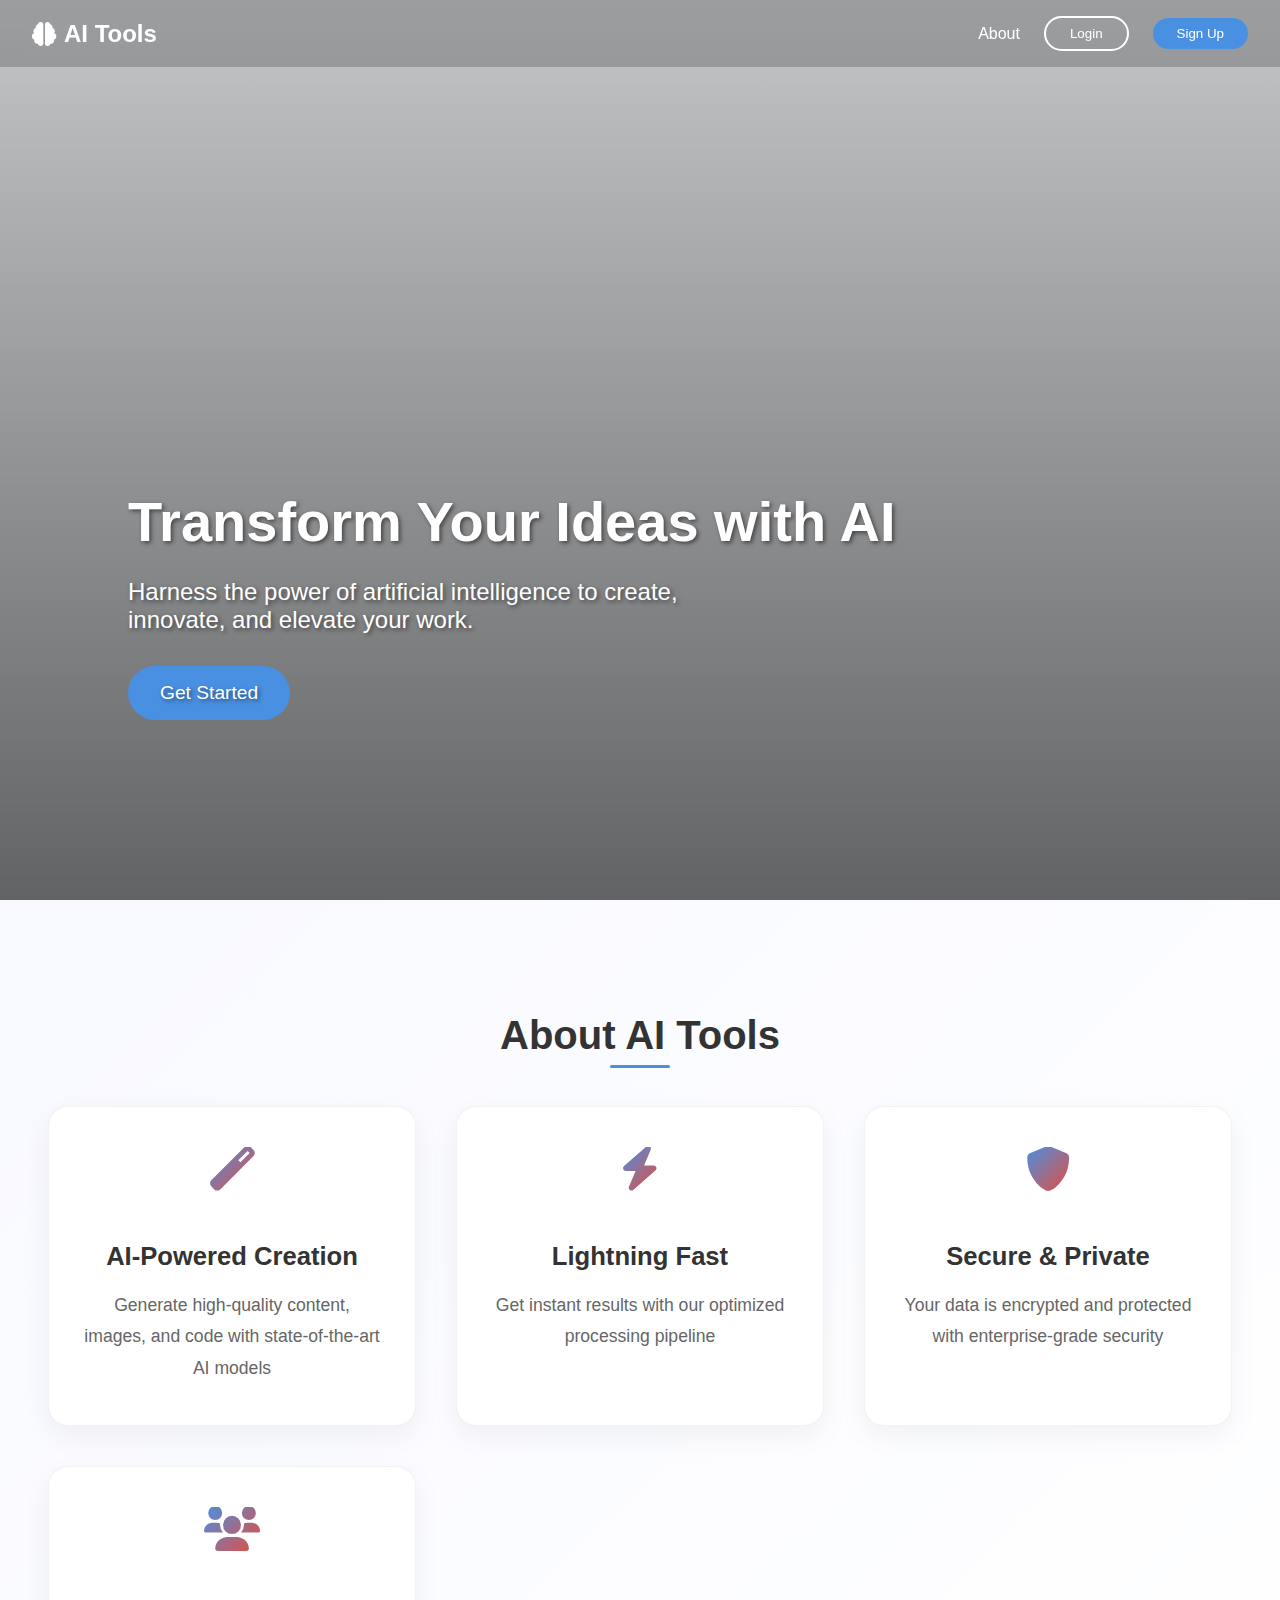
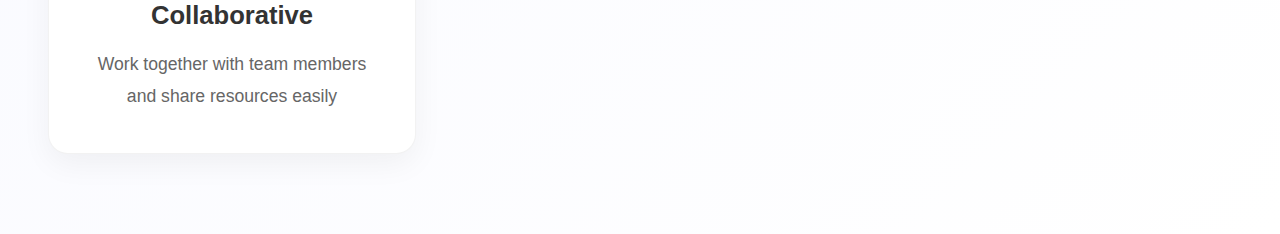
<file: landing.html>
<!DOCTYPE html>
<html lang="en">
<head>
    <meta charset="UTF-8">
    <meta name="viewport" content="width=device-width, initial-scale=1.0">
    <title>AI Tools Dashboard - Landing</title>
    <link rel="stylesheet" href="theme-styles.css">
    <link rel="stylesheet" href="https://cdnjs.cloudflare.com/ajax/libs/font-awesome/6.0.0/css/all.min.css">
    <style>
        .landing-nav {
            position: fixed;
            top: 0;
            left: 0;
            right: 0;
            display: flex;
            justify-content: space-between;
            align-items: center;
            padding: 1rem 2rem;
            background: rgba(0, 0, 0, 0.2);
            backdrop-filter: blur(10px);
            z-index: 1000;
        }

        .nav-left {
            display: flex;
            align-items: center;
        }

        .logo {
            display: flex;
            align-items: center;
            gap: 0.5rem;
            color: white;
            font-size: 1.5rem;
            font-weight: 600;
        }

        .nav-right {
            display: flex;
            align-items: center;
            gap: 1.5rem;
        }

        .nav-link {
            color: white;
            text-decoration: none;
            font-weight: 500;
            transition: opacity 0.3s ease;
        }

        .nav-link:hover {
            opacity: 0.8;
        }

        .auth-btn {
            padding: 0.5rem 1.5rem;
            border: none;
            border-radius: 25px;
            font-weight: 500;
            cursor: pointer;
            transition: transform 0.3s ease, box-shadow 0.3s ease;
        }

        .login-btn {
            background: transparent;
            color: white;
            border: 2px solid white;
        }

        .signup-btn {
            background: var(--primary-color);
            color: white;
        }

        .auth-btn:hover {
            transform: translateY(-2px);
            box-shadow: 0 4px 15px rgba(0,0,0,0.2);
        }

        .slideshow-container {
            width: 100%;
            height: 100vh;
            position: relative;
            overflow: hidden;
        }

        .slide {
            position: absolute;
            width: 100%;
            height: 100%;
            opacity: 0;
            transition: opacity 1s ease-in-out;
            background-size: cover;
            background-position: center;
            background-repeat: no-repeat;
        }

        .slide.active {
            opacity: 1;
        }

        .slide-content {
            position: absolute;
            bottom: 20%;
            left: 10%;
            right: 10%;
            color: white;
            text-shadow: 2px 2px 4px rgba(0, 0, 0, 0.5);
            z-index: 2;
        }

        .slide::after {
            content: '';
            position: absolute;
            top: 0;
            left: 0;
            right: 0;
            bottom: 0;
            background: linear-gradient(to bottom, rgba(0,0,0,0.2), rgba(0,0,0,0.6));
        }

        .slide-title {
            font-size: 3.5rem;
            margin-bottom: 1rem;
            font-weight: 700;
        }

        .slide-description {
            font-size: 1.5rem;
            margin-bottom: 2rem;
            max-width: 600px;
        }

        .cta-button {
            display: inline-block;
            padding: 1rem 2rem;
            font-size: 1.2rem;
            background: var(--primary-color);
            color: white;
            text-decoration: none;
            border-radius: 30px;
            transition: transform 0.3s ease, box-shadow 0.3s ease;
        }

        .cta-button:hover {
            transform: translateY(-2px);
            box-shadow: 0 4px 15px rgba(0,0,0,0.2);
        }

        .about {
            padding: 5rem 2rem;
            background: linear-gradient(135deg, #f8f9ff 0%, #ffffff 100%);
            text-align: center;
        }

        .about h2 {
            font-size: 2.5rem;
            margin-bottom: 3rem;
            color: var(--text-color);
            position: relative;
            display: inline-block;
        }

        .about h2::after {
            content: '';
            position: absolute;
            bottom: -10px;
            left: 50%;
            transform: translateX(-50%);
            width: 60px;
            height: 3px;
            background: var(--primary-color);
            border-radius: 2px;
        }

        .about-grid {
            display: grid;
            grid-template-columns: repeat(auto-fit, minmax(280px, 1fr));
            gap: 2.5rem;
            max-width: 1200px;
            margin: 0 auto;
            padding: 0 1rem;
        }

        .about-item {
            padding: 2.5rem 2rem;
            border-radius: 20px;
            background: white;
            box-shadow: 0 10px 30px rgba(0, 0, 0, 0.05);
            transition: all 0.4s ease;
            border: 1px solid rgba(0, 0, 0, 0.05);
            position: relative;
            overflow: hidden;
        }

        .about-item::before {
            content: '';
            position: absolute;
            top: 0;
            left: 0;
            right: 0;
            height: 4px;
            background: linear-gradient(90deg, var(--primary-color), var(--accent-color));
            transform: scaleX(0);
            transition: transform 0.4s ease;
        }

        .about-item:hover {
            transform: translateY(-10px);
            box-shadow: 0 20px 40px rgba(0, 0, 0, 0.1);
        }

        .about-item:hover::before {
            transform: scaleX(1);
        }

        .about-item i {
            font-size: 2.8rem;
            background: linear-gradient(135deg, var(--primary-color), var(--accent-color));
            -webkit-background-clip: text;
            -webkit-text-fill-color: transparent;
            margin-bottom: 1.5rem;
        }

        .about-item h3 {
            font-size: 1.6rem;
            margin-bottom: 1.2rem;
            color: var(--text-color);
            font-weight: 600;
        }

        .about-item p {
            color: #666;
            line-height: 1.8;
            font-size: 1.1rem;
            margin: 0;
        }
    </style>
</head>
<body>
    <!-- Navigation -->
    <nav class="landing-nav">
        <div class="nav-left">
            <div class="logo">
                <i class="fas fa-brain"></i>
                <span>AI Tools</span>
            </div>
        </div>
        <div class="nav-right">
            <a href="#about" class="nav-link">About</a>
            <button class="auth-btn login-btn">Login</button>
            <button class="auth-btn signup-btn">Sign Up</button>
        </div>
    </nav>

    <!-- Slideshow -->
    <div class="slideshow-container">
        <div class="slide active" style="background-image: url('https://images.unsplash.com/photo-1451187580459-43490279c0fa?ixlib=rb-1.2.1&auto=format&fit=crop&w=1920&q=80')">
            <div class="slide-content">
                <h1 class="slide-title">Transform Your Ideas with AI</h1>
                <p class="slide-description">Harness the power of artificial intelligence to create, innovate, and elevate your work.</p>
                <a href="theme-selector.html" class="cta-button">Get Started</a>
            </div>
        </div>
        <div class="slide" style="background-image: url('https://images.unsplash.com/photo-1485827404703-89b55fcc595e?ixlib=rb-1.2.1&auto=format&fit=crop&w=1920&q=80')">
            <div class="slide-content">
                <h1 class="slide-title">Smart Tools for Modern Creators</h1>
                <p class="slide-description">From text to images, code to captions - everything you need in one place.</p>
                <a href="theme-selector.html" class="cta-button">Explore Tools</a>
            </div>
        </div>
        <div class="slide" style="background-image: url('https://images.unsplash.com/photo-1550751827-4bd374c3f58b?ixlib=rb-1.2.1&auto=format&fit=crop&w=1920&q=80')">
            <div class="slide-content">
                <h1 class="slide-title">Customize Your Experience</h1>
                <p class="slide-description">Choose from multiple themes to match your style and workflow.</p>
                <a href="theme-selector.html" class="cta-button">Choose Theme</a>
            </div>
        </div>
    </div>

    <!-- About Section -->
    <section id="about" class="about">
        <h2>About AI Tools</h2>
        <div class="about-grid">
            <div class="about-item">
                <i class="fas fa-magic"></i>
                <h3>AI-Powered Creation</h3>
                <p>Generate high-quality content, images, and code with state-of-the-art AI models</p>
            </div>
            <div class="about-item">
                <i class="fas fa-bolt"></i>
                <h3>Lightning Fast</h3>
                <p>Get instant results with our optimized processing pipeline</p>
            </div>
            <div class="about-item">
                <i class="fas fa-shield-alt"></i>
                <h3>Secure & Private</h3>
                <p>Your data is encrypted and protected with enterprise-grade security</p>
            </div>
            <div class="about-item">
                <i class="fas fa-users"></i>
                <h3>Collaborative</h3>
                <p>Work together with team members and share resources easily</p>
            </div>
        </div>
    </section>

    <script>
        document.addEventListener('DOMContentLoaded', function() {
            const slides = document.querySelectorAll('.slide');
            let currentSlide = 0;
            const slideInterval = 5000; // Change slide every 5 seconds

            function nextSlide() {
                slides[currentSlide].classList.remove('active');
                currentSlide = (currentSlide + 1) % slides.length;
                slides[currentSlide].classList.add('active');
            }

            // Start the slideshow
            setInterval(nextSlide, slideInterval);

            // Smooth scroll for navigation links
            document.querySelectorAll('a[href^="#"]').forEach(anchor => {
                anchor.addEventListener('click', function (e) {
                    e.preventDefault();
                    document.querySelector(this.getAttribute('href')).scrollIntoView({
                        behavior: 'smooth'
                    });
                });
            });
        });
    </script>
</body>
</html>
</file>
<file: theme-styles.css>
/* Theme Variables */
:root {
    /* General Theme - Light Mode */
    --general-primary: #4a90e2;
    --general-secondary: #2c3e50;
    --general-accent: #e74c3c;
    --general-background: #f5f7fa;
    --general-text: #333333;
    --general-nav: #ffffff;
    --general-card: #ffffff;
    --general-border: #e5e7eb;
    --general-hover: #f3f4f6;
    --box-shadow: 0 8px 24px rgba(0, 0, 0, 0.1);

    /* General Theme - Dark Mode */
    --general-dark-primary: #4a90e2;
    --general-dark-secondary: #1a1a1a;
    --general-dark-accent: #e74c3c;
    --general-dark-background: #1a1a1a;
    --general-dark-text: #ffffff;
    --general-dark-nav: #2c3e50;
    --general-dark-card: #2d3748;
    --general-dark-border: #4a5568;
    --general-dark-hover: #374151;

    /* Bakery Theme */
    --bakery-primary: #ff9a8b;
    --bakery-secondary: #ff6b6b;
    --bakery-accent: #ffd93d;
    --bakery-background: #fff5f5;
    --bakery-text: #4a4a4a;
    --bakery-nav: #2c1810;

    /* Tech Theme */
    --tech-primary: #2563eb;
    --tech-secondary: #1e40af;
    --tech-accent: #22d3ee;
    --tech-background: #0f172a;
    --tech-text: #e2e8f0;
    --tech-nav: #1e293b;
    --tech-card: #1e293b;
    --tech-border: #334155;
    --tech-hover: #3b82f6;

    /* Fashion Theme */
    --fashion-primary: #ff758c;
    --fashion-secondary: #ff7eb3;
    --fashion-accent: #ffd3e1;
    --fashion-background: #fff0f3;
    --fashion-text: #2c2c2c;
    --fashion-nav: #2d1922;

    /* Wellness Theme */
    --wellness-primary: #7fccb6;
    --wellness-secondary: #74b49b;
    --wellness-accent: #a7d7c5;
    --wellness-background: #f4f9f7;
    --wellness-text: #3c4c45;
    --wellness-nav: #2a4238;

    /* Minimalist Theme */
    --minimalist-primary: #18181b;
    --minimalist-secondary: #27272a;
    --minimalist-accent: #a1a1aa;
    --minimalist-background: #fafafa;
    --minimalist-text: #27272a;
    --minimalist-nav: #f4f4f5;
    --minimalist-nav-text: #18181b;
    --minimalist-card: #ffffff;
    --minimalist-border: #e4e4e7;
    --minimalist-hover: #3f3f46;
    --minimalist-button: #18181b;
    --minimalist-button-hover: #3f3f46;
    --minimalist-sidebar: #f4f4f5;
    --minimalist-sidebar-hover: #e4e4e7;

    /* Creative Theme */
    --creative-primary: #ff3366;
    --creative-secondary: #9933ff;
    --creative-accent: #33ccff;
    --creative-background: #fafafa;
    --creative-text: #2c2c2c;
    --creative-nav: #1a0f2e;
}

/* Base styles */
body {
    margin: 0;
    padding: 0;
    min-height: 100vh;
    font-family: 'Inter', sans-serif;
}

/* Default styles (General Theme - Light Mode) */
body:not([class*="theme-"]), 
body.theme-general {
    --primary-color: var(--general-primary);
    --secondary-color: var(--general-secondary);
    --accent-color: var(--general-accent);
    --background-color: var(--general-background);
    --text-color: var(--general-text);
    background-color: var(--background-color);
    color: var(--text-color);
}

/* General Theme - Light Mode Components */
body:not([class*="theme-"]) .top-nav,
body.theme-general .top-nav {
    background: var(--general-nav);
    color: var(--general-text);
    border-bottom: 1px solid var(--general-border);
    box-shadow: 0 1px 2px rgba(0, 0, 0, 0.05);
}

body:not([class*="theme-"]) .workspace-name,
body.theme-general .workspace-name {
    color: var(--general-primary);
    font-weight: 600;
}

body:not([class*="theme-"]) .tool-panel,
body.theme-general .tool-panel {
    background: var(--general-card);
    border: 1px solid var(--general-border);
    border-radius: 8px;
    box-shadow: 0 1px 3px rgba(0, 0, 0, 0.1);
}

body:not([class*="theme-"]) .submit-btn,
body.theme-general .submit-btn {
    background: var(--general-primary);
    color: #ffffff;
    border: none;
    border-radius: 6px;
    font-weight: 500;
    transition: all 0.2s ease;
}

body:not([class*="theme-"]) .submit-btn:hover:not(:disabled),
body.theme-general .submit-btn:hover:not(:disabled) {
    background: var(--general-accent);
    transform: translateY(-1px);
}

body:not([class*="theme-"]) .sidebar,
body.theme-general .sidebar {
    background: var(--general-nav);
    border-right: 1px solid var(--general-border);
}

body:not([class*="theme-"]) .tool-tab,
body.theme-general .tool-tab {
    color: var(--general-text);
}

body:not([class*="theme-"]) .tool-tab:hover,
body.theme-general .tool-tab:hover {
    background: var(--general-hover);
}

body:not([class*="theme-"]) .tool-tab.active,
body.theme-general .tool-tab.active {
    background: var(--general-hover);
    color: var(--general-primary);
    border-right: 2px solid var(--general-primary);
}

/* General Theme - Dark Mode */
body.dark-mode:not([class*="theme-"]),
body.dark-mode.theme-general {
    --primary-color: var(--general-dark-primary);
    --secondary-color: var(--general-dark-secondary);
    --accent-color: var(--general-dark-accent);
    --background-color: var(--general-dark-background);
    --text-color: var(--general-dark-text);
}

body.dark-mode:not([class*="theme-"]) .top-nav,
body.dark-mode.theme-general .top-nav {
    background: var(--general-dark-nav);
    color: var(--general-dark-text);
    border-bottom: 1px solid var(--general-dark-border);
}

body.dark-mode:not([class*="theme-"]) .workspace-name,
body.dark-mode.theme-general .workspace-name {
    color: var(--general-dark-accent);
}

body.dark-mode:not([class*="theme-"]) .tool-panel,
body.dark-mode.theme-general .tool-panel {
    background: var(--general-dark-card);
    border: 1px solid var(--general-dark-border);
}

body.dark-mode:not([class*="theme-"]) .sidebar,
body.dark-mode.theme-general .sidebar {
    background: var(--general-dark-nav);
    border-right: 1px solid var(--general-dark-border);
}

body.dark-mode:not([class*="theme-"]) .tool-tab,
body.dark-mode.theme-general .tool-tab {
    color: var(--general-dark-text);
}

body.dark-mode:not([class*="theme-"]) .tool-tab:hover,
body.dark-mode.theme-general .tool-tab:hover {
    background: var(--general-dark-hover);
}

body.dark-mode:not([class*="theme-"]) .tool-tab.active,
body.dark-mode.theme-general .tool-tab.active {
    background: var(--general-dark-hover);
    color: var(--general-dark-accent);
    border-right: 2px solid var(--general-dark-accent);
}

body.dark-mode:not([class*="theme-"]) .submit-btn,
body.dark-mode.theme-general .submit-btn {
    background: var(--general-dark-primary);
    color: var(--general-dark-text);
}

body.dark-mode:not([class*="theme-"]) .submit-btn:hover:not(:disabled),
body.dark-mode.theme-general .submit-btn:hover:not(:disabled) {
    background: var(--general-dark-accent);
}

input[type="text"],
input[type="file"],
textarea {
    background: #ffffff;
    border: 1px solid var(--general-border);
    border-radius: 6px;
    color: var(--general-text);
    transition: all 0.2s ease;
}

input[type="text"]:focus,
input[type="file"]:focus,
textarea:focus {
    border-color: var(--general-primary);
    box-shadow: 0 0 0 2px rgba(74, 144, 226, 0.2);
}

/* Theme-specific styles */
body.theme-bakery {
    --primary-color: var(--bakery-primary);
    --secondary-color: var(--bakery-secondary);
    --accent-color: var(--bakery-accent);
    --background-color: var(--bakery-background);
    --text-color: var(--bakery-text);
    font-family: 'Quicksand', sans-serif;
}

body.theme-tech {
    --primary-color: var(--tech-primary);
    --secondary-color: var(--tech-secondary);
    --accent-color: var(--tech-accent);
    --background-color: var(--tech-background);
    --text-color: var(--tech-text);
    font-family: 'Space Mono', monospace;
}

body.theme-fashion {
    --primary-color: var(--fashion-primary);
    --secondary-color: var(--fashion-secondary);
    --accent-color: var(--fashion-accent);
    --background-color: var(--fashion-background);
    --text-color: var(--fashion-text);
    font-family: 'Playfair Display', serif;
}

body.theme-wellness {
    --primary-color: var(--wellness-primary);
    --secondary-color: var(--wellness-secondary);
    --accent-color: var(--wellness-accent);
    --background-color: var(--wellness-background);
    --text-color: var(--wellness-text);
    font-family: 'Lato', sans-serif;
}

body.theme-minimalist {
    --primary-color: var(--minimalist-primary);
    --secondary-color: var(--minimalist-secondary);
    --accent-color: var(--minimalist-accent);
    --background-color: var(--minimalist-background);
    --text-color: var(--minimalist-text);
    font-family: 'Inter', sans-serif;
}

body.theme-creative {
    --primary-color: var(--creative-primary);
    --secondary-color: var(--creative-secondary);
    --accent-color: var(--creative-accent);
    --background-color: var(--creative-background);
    --text-color: var(--creative-text);
    font-family: 'Poppins', sans-serif;
}

/* Theme-specific component styles */
.theme-bakery .top-nav {
    background: var(--bakery-nav);
    color: #ffffff;
}

.theme-bakery .workspace-name {
    color: var(--bakery-accent);
    font-weight: 600;
}

.theme-tech .top-nav {
    background: var(--tech-nav);
    color: var(--tech-text);
    border-bottom: 1px solid var(--tech-border);
}

.theme-tech .workspace-name {
    color: var(--tech-accent);
    font-weight: 600;
    text-transform: uppercase;
    letter-spacing: 1px;
}

.theme-tech .tool-panel {
    background: var(--tech-card);
    border: 1px solid var(--tech-border);
    box-shadow: 0 4px 20px rgba(0, 0, 0, 0.2);
}

.theme-tech .submit-btn {
    background: var(--tech-primary);
    color: #ffffff;
    border: none;
    text-transform: uppercase;
    letter-spacing: 1px;
    transition: all 0.3s ease;
}

.theme-tech .submit-btn:hover:not(:disabled) {
    background: var(--tech-hover);
    transform: translateY(-2px);
}

.theme-tech .sidebar {
    background: var(--tech-nav);
    border-right: 1px solid var(--tech-border);
}

.theme-tech input[type="text"],
.theme-tech input[type="file"],
.theme-tech textarea {
    background: rgba(255, 255, 255, 0.05);
    border: 1px solid var(--tech-border);
    color: var(--tech-text);
}

.theme-tech input[type="text"]:focus,
.theme-tech input[type="file"]:focus,
.theme-tech textarea:focus {
    border-color: var(--tech-accent);
    box-shadow: 0 0 0 2px rgba(34, 211, 238, 0.2);
}

.theme-fashion .top-nav {
    background: var(--fashion-nav);
    color: #ffffff;
}

.theme-fashion .workspace-name {
    color: var(--fashion-accent);
    font-weight: 500;
    letter-spacing: 2px;
}

.theme-wellness .top-nav {
    background: var(--wellness-nav);
    color: #ffffff;
}

.theme-wellness .workspace-name {
    color: var(--wellness-accent);
    font-weight: 500;
}

.theme-minimalist .top-nav {
    background: var(--minimalist-nav);
    color: var(--minimalist-nav-text);
    border-bottom: 1px solid var(--minimalist-border);
    box-shadow: 0 1px 2px rgba(0, 0, 0, 0.03);
}

.theme-minimalist .workspace-name {
    color: var(--minimalist-nav-text);
    font-weight: 600;
    letter-spacing: 0.5px;
}

.theme-minimalist .new-chat-btn {
    background: var(--minimalist-button);
    color: #ffffff;
    border: none;
    border-radius: 6px;
    font-weight: 500;
    transition: all 0.2s ease;
    padding: 0.5rem 1rem;
}

.theme-minimalist .new-chat-btn:hover {
    background: var(--minimalist-button-hover);
    transform: translateY(-1px);
}

.theme-minimalist .profile-button {
    color: var(--minimalist-nav-text);
    opacity: 0.9;
    transition: all 0.2s ease;
}

.theme-minimalist .profile-button:hover {
    opacity: 1;
    transform: translateY(-1px);
}

.theme-minimalist .tool-panel {
    background: var(--minimalist-card);
    border: 1px solid var(--minimalist-border);
    border-radius: 12px;
    box-shadow: 0 1px 3px rgba(0, 0, 0, 0.1);
}

.theme-minimalist .submit-btn {
    background: var(--minimalist-primary);
    color: #ffffff;
    border: none;
    border-radius: 6px;
    font-weight: 500;
    transition: all 0.2s ease;
}

.theme-minimalist .submit-btn:hover:not(:disabled) {
    background: var(--minimalist-hover);
}

.theme-minimalist .sidebar {
    background: var(--minimalist-sidebar);
    color: var(--minimalist-nav-text);
    border-right: 1px solid var(--minimalist-border);
}

.theme-minimalist input[type="text"],
.theme-minimalist input[type="file"],
.theme-minimalist textarea {
    border: 1px solid var(--minimalist-border);
    border-radius: 6px;
    background: #ffffff;
    transition: all 0.2s ease;
}

.theme-minimalist input[type="text"]:focus,
.theme-minimalist input[type="file"]:focus,
.theme-minimalist textarea:focus {
    border-color: var(--minimalist-primary);
    box-shadow: 0 0 0 2px rgba(24, 24, 27, 0.1);
}

.theme-minimalist .tool-icon {
    color: var(--minimalist-accent);
}

.theme-minimalist .tool-tab {
    color: var(--minimalist-nav-text);
    transition: all 0.2s ease;
}

.theme-minimalist .tool-tab:hover {
    background: var(--minimalist-sidebar-hover);
}

.theme-minimalist .tool-tab.active {
    background: var(--minimalist-sidebar-hover);
    color: var(--minimalist-primary);
    font-weight: 500;
    border-right: 2px solid var(--minimalist-primary);
}

.theme-creative .top-nav {
    background: var(--creative-nav);
    color: #ffffff;
    border-bottom: 3px solid var(--creative-accent);
}

.theme-creative .workspace-name {
    background: linear-gradient(45deg, var(--creative-primary), var(--creative-accent));
    -webkit-background-clip: text;
    -webkit-text-fill-color: transparent;
    font-weight: 600;
    letter-spacing: 1px;
}

/* Additional navbar styles for all themes */
.top-nav {
    padding: 1rem 2rem;
}

.workspace-name {
    font-size: 1.2rem;
    transition: all 0.3s ease;
}

.workspace-name:hover {
    opacity: 0.9;
    transform: translateY(-1px);
}

/* Theme-specific button styles */
.theme-bakery .submit-btn {
    background: var(--bakery-primary);
    border-radius: 25px;
}

.theme-fashion .submit-btn {
    background: var(--fashion-primary);
    border-radius: 0;
    letter-spacing: 2px;
}

.theme-wellness .submit-btn {
    background: var(--wellness-primary);
    border-radius: 8px;
    font-weight: 500;
}

.theme-creative .submit-btn {
    background: linear-gradient(45deg, var(--creative-primary), var(--creative-secondary));
    border: none;
    border-radius: 30px;
    font-weight: 600;
    text-transform: uppercase;
    letter-spacing: 1px;
    box-shadow: 0 4px 15px rgba(0, 0, 0, 0.1);
}

/* Additional Creative theme specific styles */
.theme-creative .tool-panel {
    border-radius: 15px;
    background: linear-gradient(135deg, rgba(255,255,255,0.9), rgba(255,255,255,0.95));
    backdrop-filter: blur(10px);
    border: 1px solid rgba(255, 51, 102, 0.1);
    box-shadow: 0 8px 32px rgba(153, 51, 255, 0.1);
}

.theme-creative .sidebar {
    background: linear-gradient(180deg, var(--creative-primary), var(--creative-secondary));
}

.theme-creative .tool-icon {
    background: linear-gradient(45deg, var(--creative-primary), var(--creative-secondary));
    -webkit-background-clip: text;
    -webkit-text-fill-color: transparent;
}

.theme-creative input[type="text"],
.theme-creative input[type="file"],
.theme-creative textarea {
    border: 2px solid transparent;
    border-radius: 12px;
    background: rgba(255, 255, 255, 0.9);
    transition: all 0.3s ease;
}

.theme-creative input[type="text"]:focus,
.theme-creative input[type="file"]:focus,
.theme-creative textarea:focus {
    border-color: var(--creative-accent);
    box-shadow: 0 0 0 3px rgba(51, 204, 255, 0.2);
}

.theme-creative .caption-entry {
    border-left: 4px solid var(--creative-primary);
    background: linear-gradient(45deg, rgba(255,51,102,0.05), rgba(153,51,255,0.05));
}
</file>
